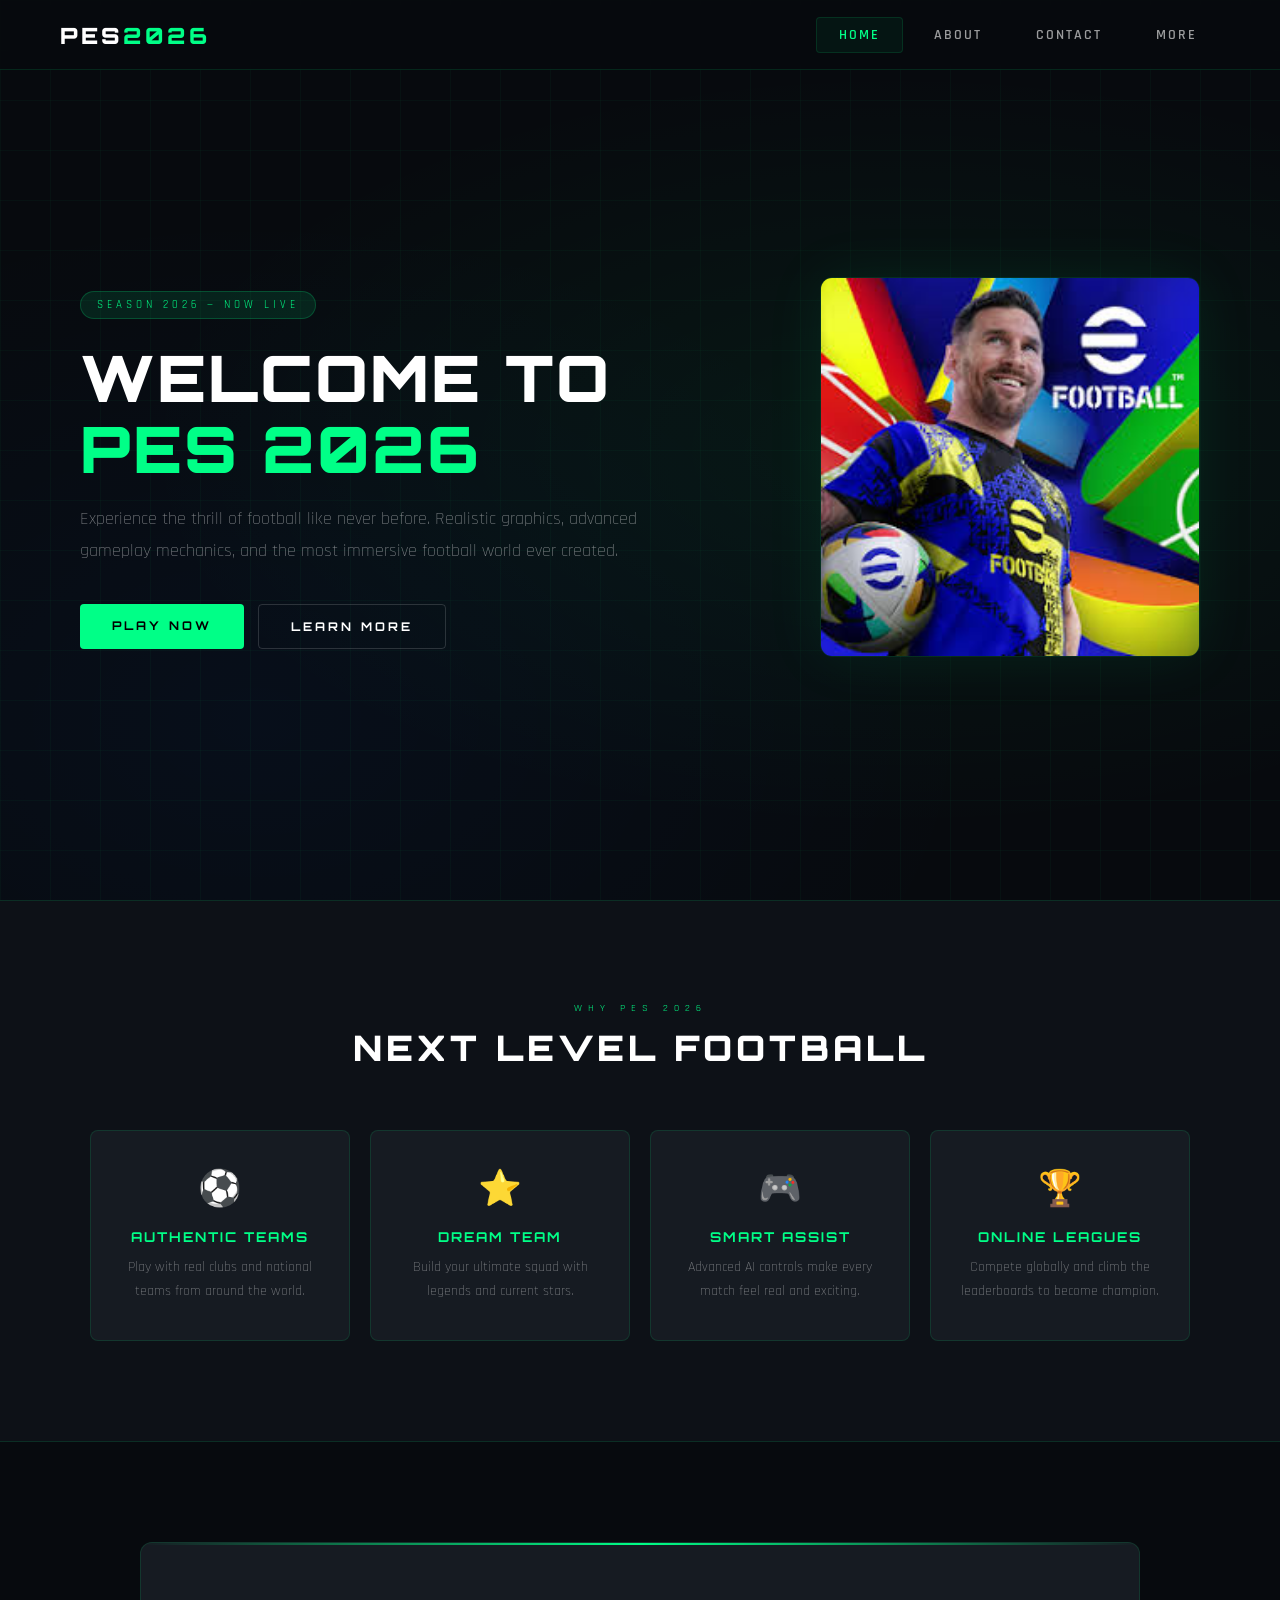
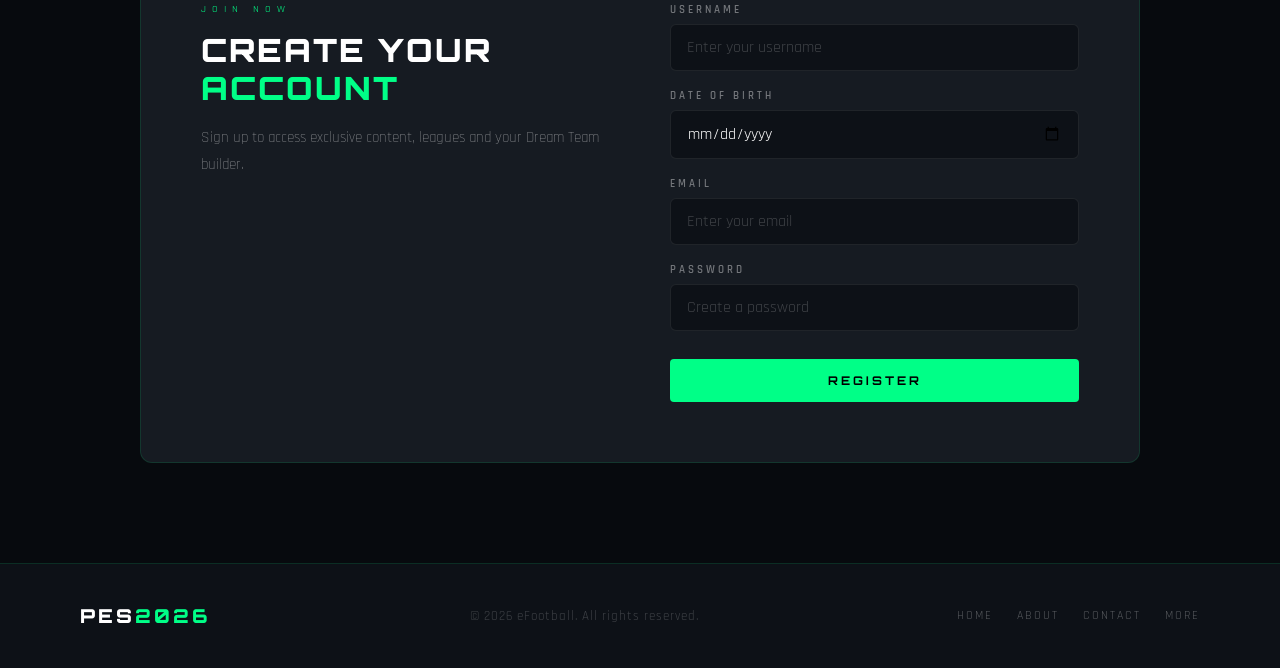
<file: index.html>
<!DOCTYPE html>
<html lang="en">
<head>
  <link rel="icon" type="image/png" href="download.png">
  <meta charset="UTF-8">
  <meta name="viewport" content="width=device-width, initial-scale=1.0">
  <title>PES 2026 — Home</title>
  <link href="https://fonts.googleapis.com/css2?family=Orbitron:wght@400;700;900&family=Rajdhani:wght@300;400;600&display=swap" rel="stylesheet">
  <link rel="stylesheet" href="style.css">
</head>
<body>

  <!-- NAVBAR -->
  <nav class="navbar">
    <div class="nav-logo">PES<span>2026</span></div>
    <ul>
      <li><a href="index.html" class="active">Home</a></li>
      <li><a href="about.html">About</a></li>
      <li><a href="contect.html">Contact</a></li>
      <li><a href="plus.html">More</a></li>
    </ul>
  </nav>

  <!-- HERO -->
  <section class="hero">
    <div class="hero-bg"></div>
    <div class="hero-content">
      <span class="hero-tag">Season 2026 — Now Live</span>
      <h1>WELCOME TO<br><span>PES 2026</span></h1>
      <p>Experience the thrill of football like never before. Realistic graphics, advanced gameplay mechanics, and the most immersive football world ever created.</p>
      <div class="hero-btns">
        <a href="about.html" class="btn-primary">Play Now</a>
        <a href="plus.html" class="btn-secondary">Learn More</a>
      </div>
    </div>
    <div class="hero-img">
      <img src="download.png" alt="eFootball">
    </div>
  </section>

  <!-- FEATURES -->
  <section class="features">
    <div class="section-title">
      <span>Why PES 2026</span>
      <h2>NEXT LEVEL FOOTBALL</h2>
    </div>
    <div class="features-grid">
      <div class="feature-card">
        <div class="f-icon">⚽</div>
        <h3>Authentic Teams</h3>
        <p>Play with real clubs and national teams from around the world.</p>
      </div>
      <div class="feature-card">
        <div class="f-icon">⭐</div>
        <h3>Dream Team</h3>
        <p>Build your ultimate squad with legends and current stars.</p>
      </div>
      <div class="feature-card">
        <div class="f-icon">🎮</div>
        <h3>Smart Assist</h3>
        <p>Advanced AI controls make every match feel real and exciting.</p>
      </div>
      <div class="feature-card">
        <div class="f-icon">🏆</div>
        <h3>Online Leagues</h3>
        <p>Compete globally and climb the leaderboards to become champion.</p>
      </div>
    </div>
  </section>

  <!-- REGISTER FORM -->
  <section class="register">
    <div class="register-box">
      <div class="reg-left">
        <span class="reg-tag">Join Now</span>
        <h2>CREATE YOUR<br><span>ACCOUNT</span></h2>
        <p>Sign up to access exclusive content, leagues and your Dream Team builder.</p>
      </div>
      <div class="reg-right">
        <div class="form-group">
          <label>Username</label>
          <input type="text" placeholder="Enter your username" autocomplete="off">
        </div>
        <div class="form-group">
          <label>Date of Birth</label>
          <input type="date" autocomplete="off">
        </div>
        <div class="form-group">
          <label>Email</label>
          <input type="email" placeholder="Enter your email" autocomplete="off">
        </div>
        <div class="form-group">
          <label>Password</label>
          <input type="password" placeholder="Create a password" autocomplete="off">
        </div>
        <button class="btn-primary" style="width:100%; margin-top:10px;">Register</button>
      </div>
    </div>
  </section>

  <!-- FOOTER -->
  <footer>
    <div class="footer-logo">PES<span>2026</span></div>
    <p>© 2026 eFootball. All rights reserved.</p>
    <div class="footer-links">
      <a href="home.html">Home</a>
      <a href="about.html">About</a>
      <a href="contect.html">Contact</a>
      <a href="plus.html">More</a>
    </div>
  </footer>

</body>
</html>
</file>
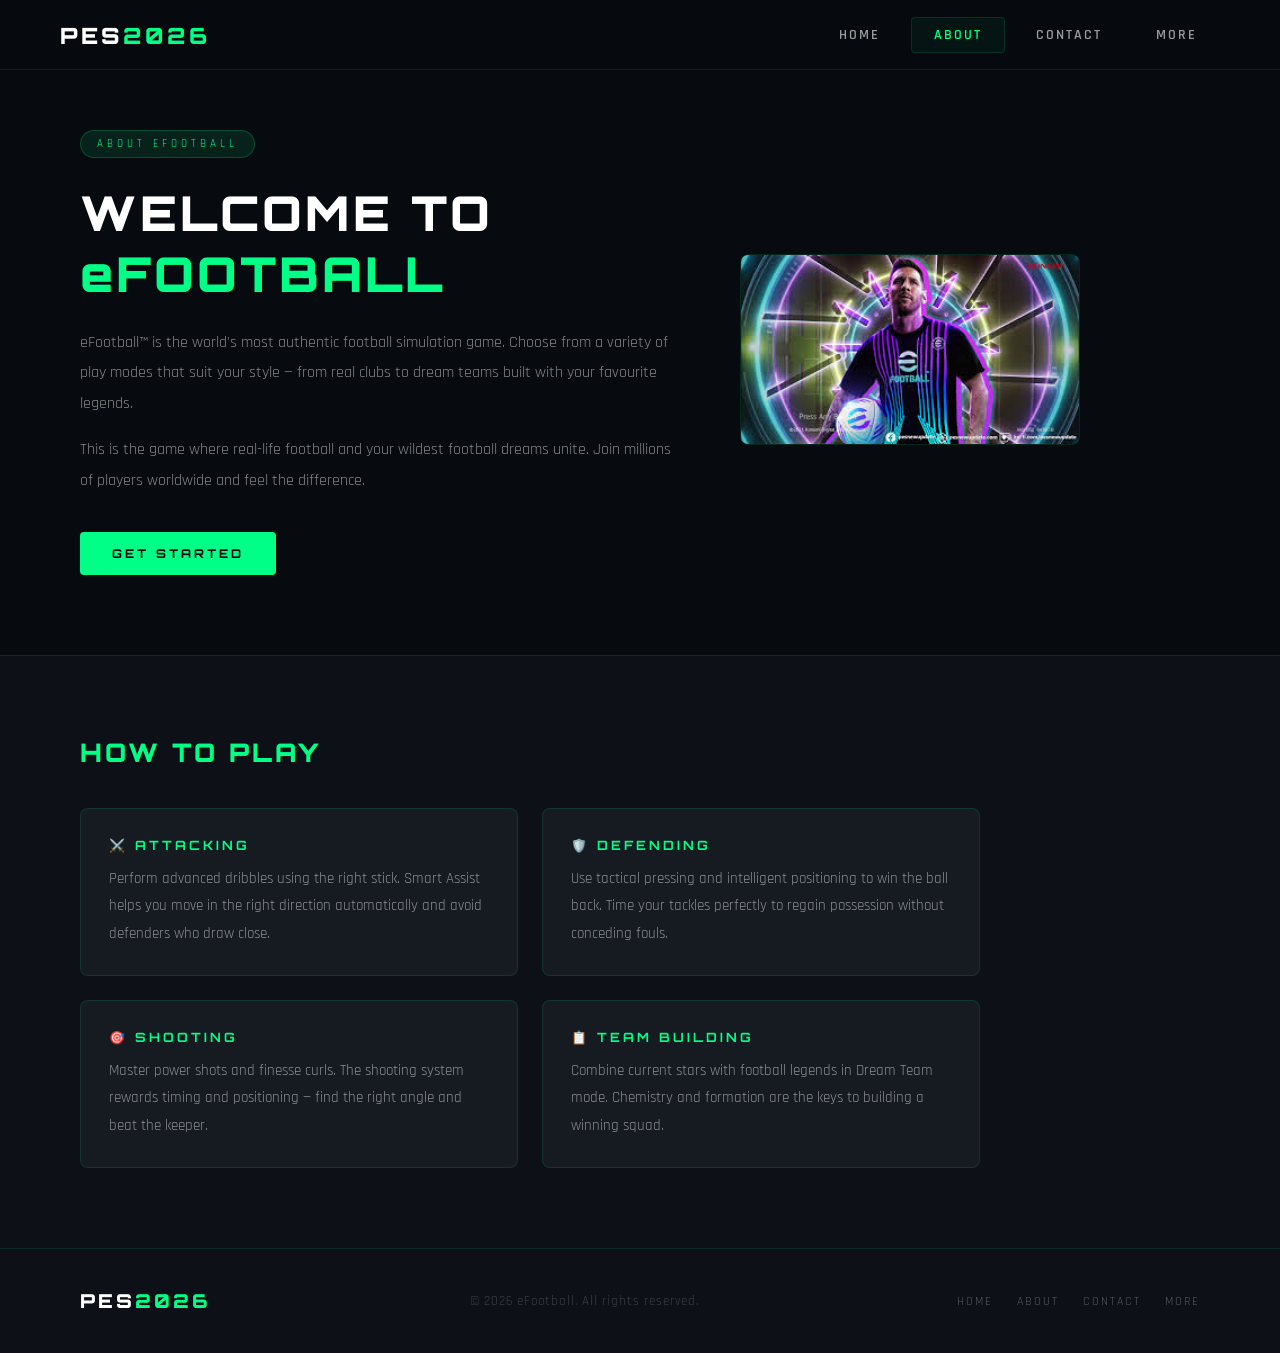
<file: about.html>
<!DOCTYPE html>
<html lang="en">
<head>
  <link rel="icon" type="image/png" href="download.png">
  <meta charset="UTF-8">
  <meta name="viewport" content="width=device-width, initial-scale=1.0">
  <title>PES 2026 — About</title>
  <link href="https://fonts.googleapis.com/css2?family=Orbitron:wght@400;700;900&family=Rajdhani:wght@300;400;600&display=swap" rel="stylesheet">
  <link rel="stylesheet" href="style.css">
</head>
<body>

  <nav class="navbar">
    <div class="nav-logo">PES<span>2026</span></div>
    <ul>
      <li><a href="index.html">Home</a></li>
      <li><a href="about.html" class="active">About</a></li>
      <li><a href="contect.html">Contact</a></li>
      <li><a href="plus.html">More</a></li>
    </ul>
  </nav>

  <!-- ABOUT HERO -->
  <section class="about-hero">
    <div class="about-text">
      <span class="hero-tag">About eFootball</span>
      <h1>WELCOME TO<br><span>eFOOTBALL</span></h1>
      <p>eFootball™ is the world's most authentic football simulation game. Choose from a variety of play modes that suit your style — from real clubs to dream teams built with your favourite legends.</p>
      <p>This is the game where real-life football and your wildest football dreams unite. Join millions of players worldwide and feel the difference.</p>
      <a href="home.html" class="btn-primary" style="margin-top:20px; display:inline-block;">Get Started</a>
    </div>
    <div class="about-img">
      <img src="download11.png" alt="eFootball">
    </div>
  </section>

  <!-- GUIDE -->
  <section class="guide-section">
    <h2>HOW TO PLAY</h2>
    <div class="guide-grid">
      <div class="guide-item">
        <h3>⚔️ Attacking</h3>
        <p>Perform advanced dribbles using the right stick. Smart Assist helps you move in the right direction automatically and avoid defenders who draw close.</p>
      </div>
      <div class="guide-item">
        <h3>🛡️ Defending</h3>
        <p>Use tactical pressing and intelligent positioning to win the ball back. Time your tackles perfectly to regain possession without conceding fouls.</p>
      </div>
      <div class="guide-item">
        <h3>🎯 Shooting</h3>
        <p>Master power shots and finesse curls. The shooting system rewards timing and positioning — find the right angle and beat the keeper.</p>
      </div>
      <div class="guide-item">
        <h3>📋 Team Building</h3>
        <p>Combine current stars with football legends in Dream Team mode. Chemistry and formation are the keys to building a winning squad.</p>
      </div>
    </div>
  </section>

  <footer>
    <div class="footer-logo">PES<span>2026</span></div>
    <p>© 2026 eFootball. All rights reserved.</p>
    <div class="footer-links">
      <a href="home.html">Home</a>
      <a href="about.html">About</a>
      <a href="contect.html">Contact</a>
      <a href="plus.html">More</a>
    </div>
  </footer>

</body>
</html>
</file>
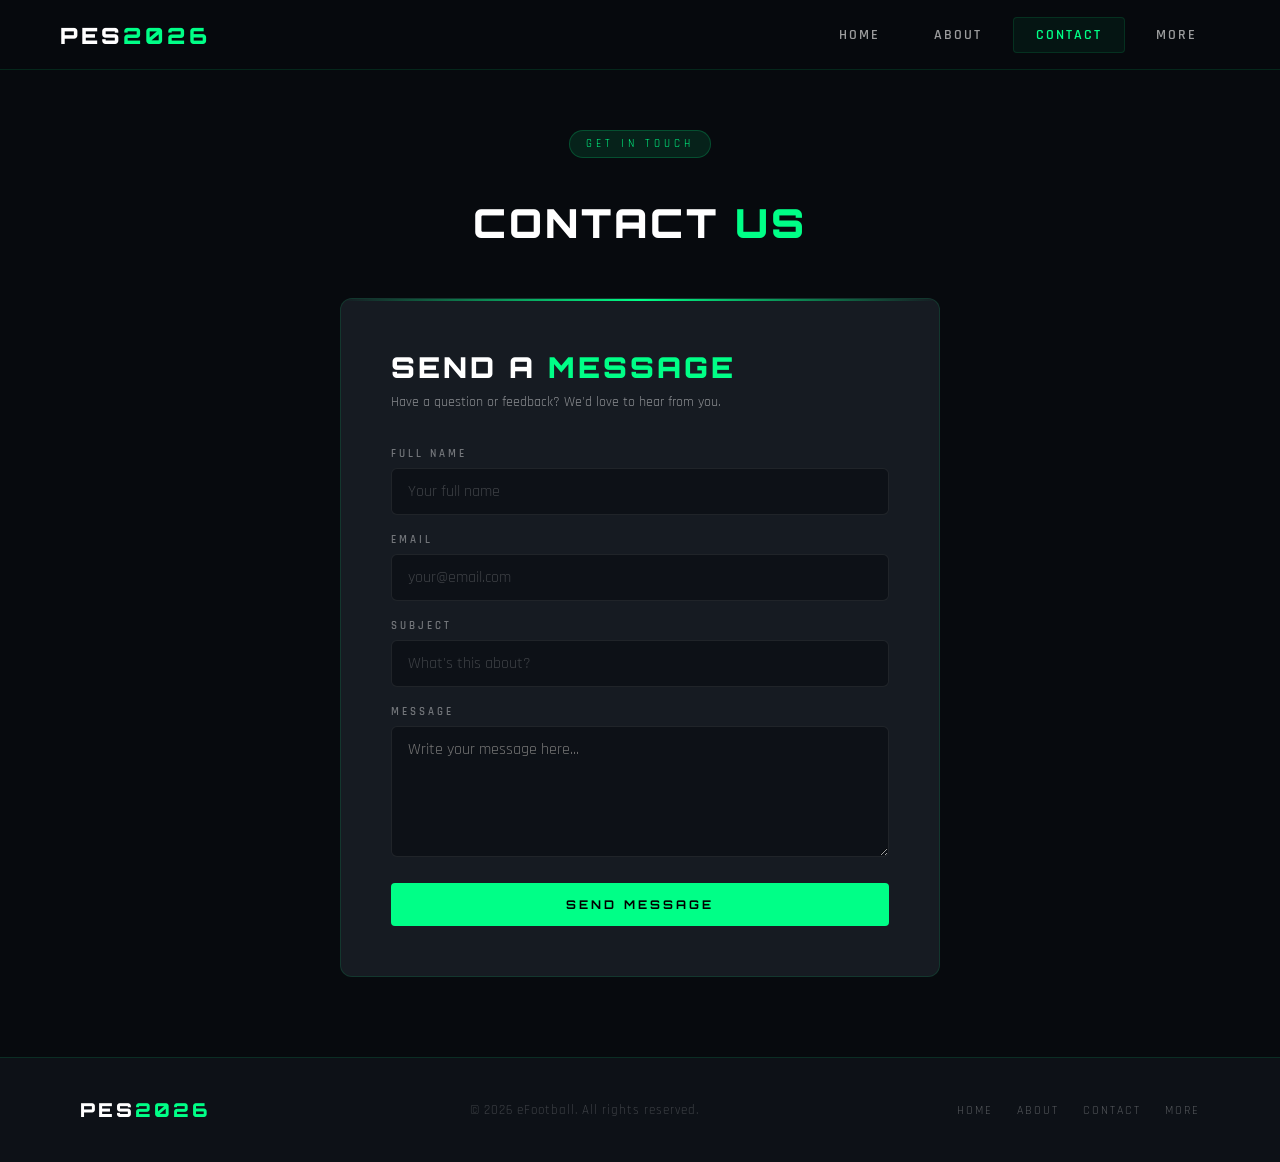
<file: contect.html>
<!DOCTYPE html>
<html lang="en">
<head>
  <link rel="icon" type="image/png" href="download.png">
  <meta charset="UTF-8">
  <meta name="viewport" content="width=device-width, initial-scale=1.0">
  <title>PES 2026 — Contact</title>
  <link href="https://fonts.googleapis.com/css2?family=Orbitron:wght@400;700;900&family=Rajdhani:wght@300;400;600&display=swap" rel="stylesheet">
  <link rel="stylesheet" href="style.css">
</head>
<body>

  <nav class="navbar">
    <div class="nav-logo">PES<span>2026</span></div>
    <ul>
      <li><a href="index.html">Home</a></li>
      <li><a href="about.html">About</a></li>
      <li><a href="contect.html" class="active">Contact</a></li>
      <li><a href="plus.html">More</a></li>
    </ul>
  </nav>

  <section class="contact-section">
    <div style="text-align:center; margin-bottom:50px;">
      <span class="hero-tag">Get In Touch</span>
      <h1 style="font-family:'Orbitron',sans-serif; font-size:2.5rem; font-weight:900; letter-spacing:3px; margin-top:16px;">CONTACT <span style="color:var(--green)">US</span></h1>
    </div>

    <div class="contact-box">
      <h1>SEND A <span>MESSAGE</span></h1>
      <p class="sub">Have a question or feedback? We'd love to hear from you.</p>

      <div class="form-group">
        <label>Full Name</label>
        <input type="text" placeholder="Your full name" autocomplete="off">
      </div>
      <div class="form-group">
        <label>Email</label>
        <input type="email" placeholder="your@email.com" autocomplete="off">
      </div>
      <div class="form-group">
        <label>Subject</label>
        <input type="text" placeholder="What's this about?" autocomplete="off">
      </div>
      <div class="form-group">
        <label>Message</label>
        <textarea placeholder="Write your message here..." rows="5"
          style="background:var(--dark2); border:1px solid rgba(255,255,255,0.08); border-radius:6px; padding:12px 16px; color:#fff; font-family:'Rajdhani',sans-serif; font-size:1rem; outline:none; resize:vertical; width:100%; transition:border-color 0.25s;"
          onfocus="this.style.borderColor='var(--green)'"
          onblur="this.style.borderColor='rgba(255,255,255,0.08)'"></textarea>
      </div>
      <button class="btn-primary" style="width:100%; margin-top:8px;">Send Message</button>
    </div>
  </section>

  <footer>
    <div class="footer-logo">PES<span>2026</span></div>
    <p>© 2026 eFootball. All rights reserved.</p>
    <div class="footer-links">
      <a href="home.html">Home</a>
      <a href="about.html">About</a>
      <a href="contect.html">Contact</a>
      <a href="plus.html">More</a>
    </div>
  </footer>

</body>
</html>
</file>
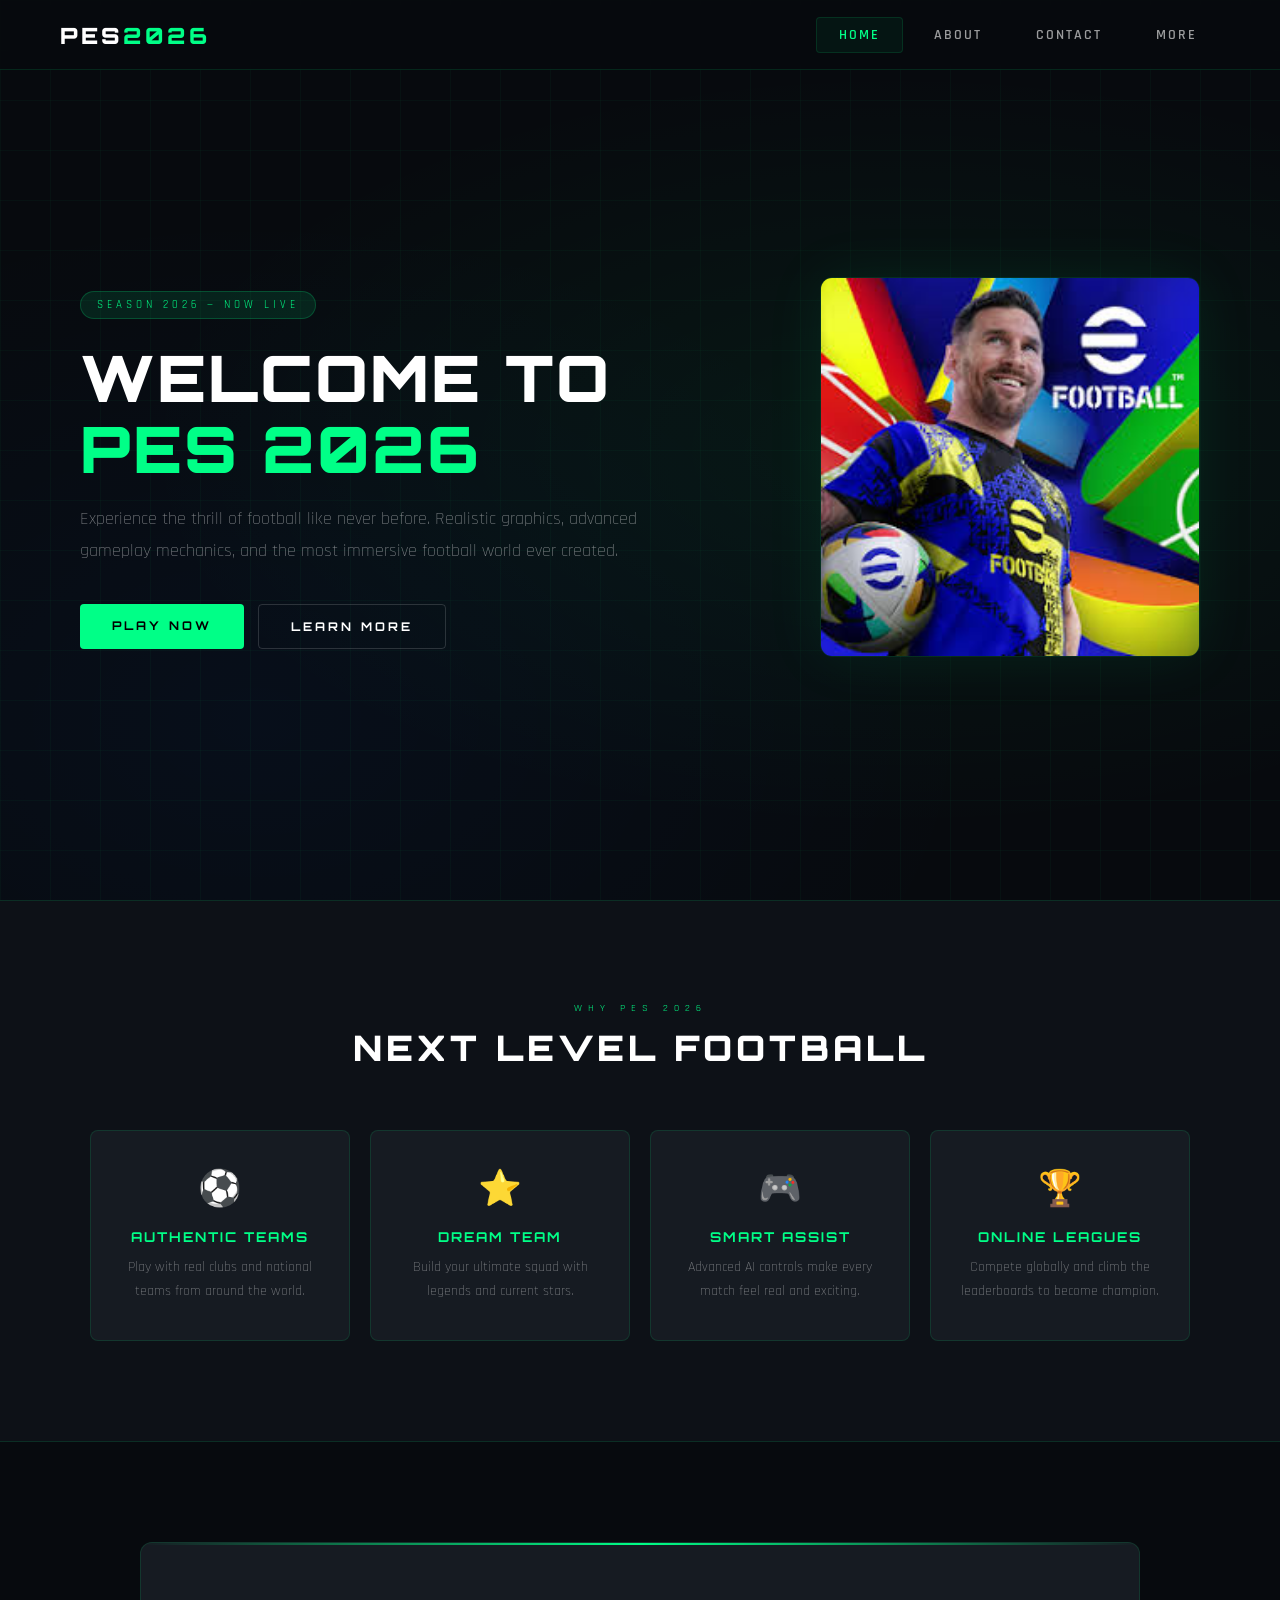
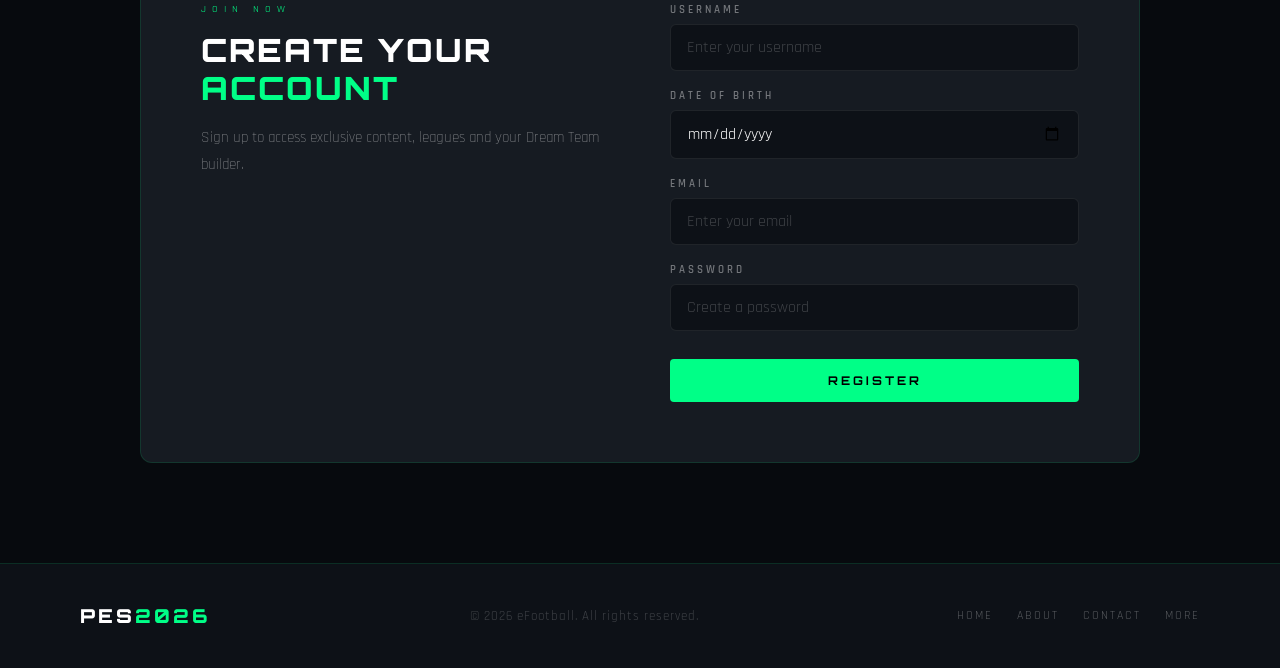
<file: home.html>
<!DOCTYPE html>
<html lang="en">
<head>
  <link rel="icon" type="image/png" href="download.png">
  <meta charset="UTF-8">
  <meta name="viewport" content="width=device-width, initial-scale=1.0">
  <title>PES 2026 — Home</title>
  <link href="https://fonts.googleapis.com/css2?family=Orbitron:wght@400;700;900&family=Rajdhani:wght@300;400;600&display=swap" rel="stylesheet">
  <link rel="stylesheet" href="style.css">
</head>
<body>

  <!-- NAVBAR -->
  <nav class="navbar">
    <div class="nav-logo">PES<span>2026</span></div>
    <ul>
      <li><a href="home.html" class="active">Home</a></li>
      <li><a href="about.html">About</a></li>
      <li><a href="contect.html">Contact</a></li>
      <li><a href="plus.html">More</a></li>
    </ul>
  </nav>

  <!-- HERO -->
  <section class="hero">
    <div class="hero-bg"></div>
    <div class="hero-content">
      <span class="hero-tag">Season 2026 — Now Live</span>
      <h1>WELCOME TO<br><span>PES 2026</span></h1>
      <p>Experience the thrill of football like never before. Realistic graphics, advanced gameplay mechanics, and the most immersive football world ever created.</p>
      <div class="hero-btns">
        <a href="about.html" class="btn-primary">Play Now</a>
        <a href="plus.html" class="btn-secondary">Learn More</a>
      </div>
    </div>
    <div class="hero-img">
      <img src="download.png" alt="eFootball">
    </div>
  </section>

  <!-- FEATURES -->
  <section class="features">
    <div class="section-title">
      <span>Why PES 2026</span>
      <h2>NEXT LEVEL FOOTBALL</h2>
    </div>
    <div class="features-grid">
      <div class="feature-card">
        <div class="f-icon">⚽</div>
        <h3>Authentic Teams</h3>
        <p>Play with real clubs and national teams from around the world.</p>
      </div>
      <div class="feature-card">
        <div class="f-icon">⭐</div>
        <h3>Dream Team</h3>
        <p>Build your ultimate squad with legends and current stars.</p>
      </div>
      <div class="feature-card">
        <div class="f-icon">🎮</div>
        <h3>Smart Assist</h3>
        <p>Advanced AI controls make every match feel real and exciting.</p>
      </div>
      <div class="feature-card">
        <div class="f-icon">🏆</div>
        <h3>Online Leagues</h3>
        <p>Compete globally and climb the leaderboards to become champion.</p>
      </div>
    </div>
  </section>

  <!-- REGISTER FORM -->
  <section class="register">
    <div class="register-box">
      <div class="reg-left">
        <span class="reg-tag">Join Now</span>
        <h2>CREATE YOUR<br><span>ACCOUNT</span></h2>
        <p>Sign up to access exclusive content, leagues and your Dream Team builder.</p>
      </div>
      <div class="reg-right">
        <div class="form-group">
          <label>Username</label>
          <input type="text" placeholder="Enter your username" autocomplete="off">
        </div>
        <div class="form-group">
          <label>Date of Birth</label>
          <input type="date" autocomplete="off">
        </div>
        <div class="form-group">
          <label>Email</label>
          <input type="email" placeholder="Enter your email" autocomplete="off">
        </div>
        <div class="form-group">
          <label>Password</label>
          <input type="password" placeholder="Create a password" autocomplete="off">
        </div>
        <button class="btn-primary" style="width:100%; margin-top:10px;">Register</button>
      </div>
    </div>
  </section>

  <!-- FOOTER -->
  <footer>
    <div class="footer-logo">PES<span>2026</span></div>
    <p>© 2026 eFootball. All rights reserved.</p>
    <div class="footer-links">
      <a href="home.html">Home</a>
      <a href="about.html">About</a>
      <a href="contect.html">Contact</a>
      <a href="plus.html">More</a>
    </div>
  </footer>

</body>
</html>
</file>
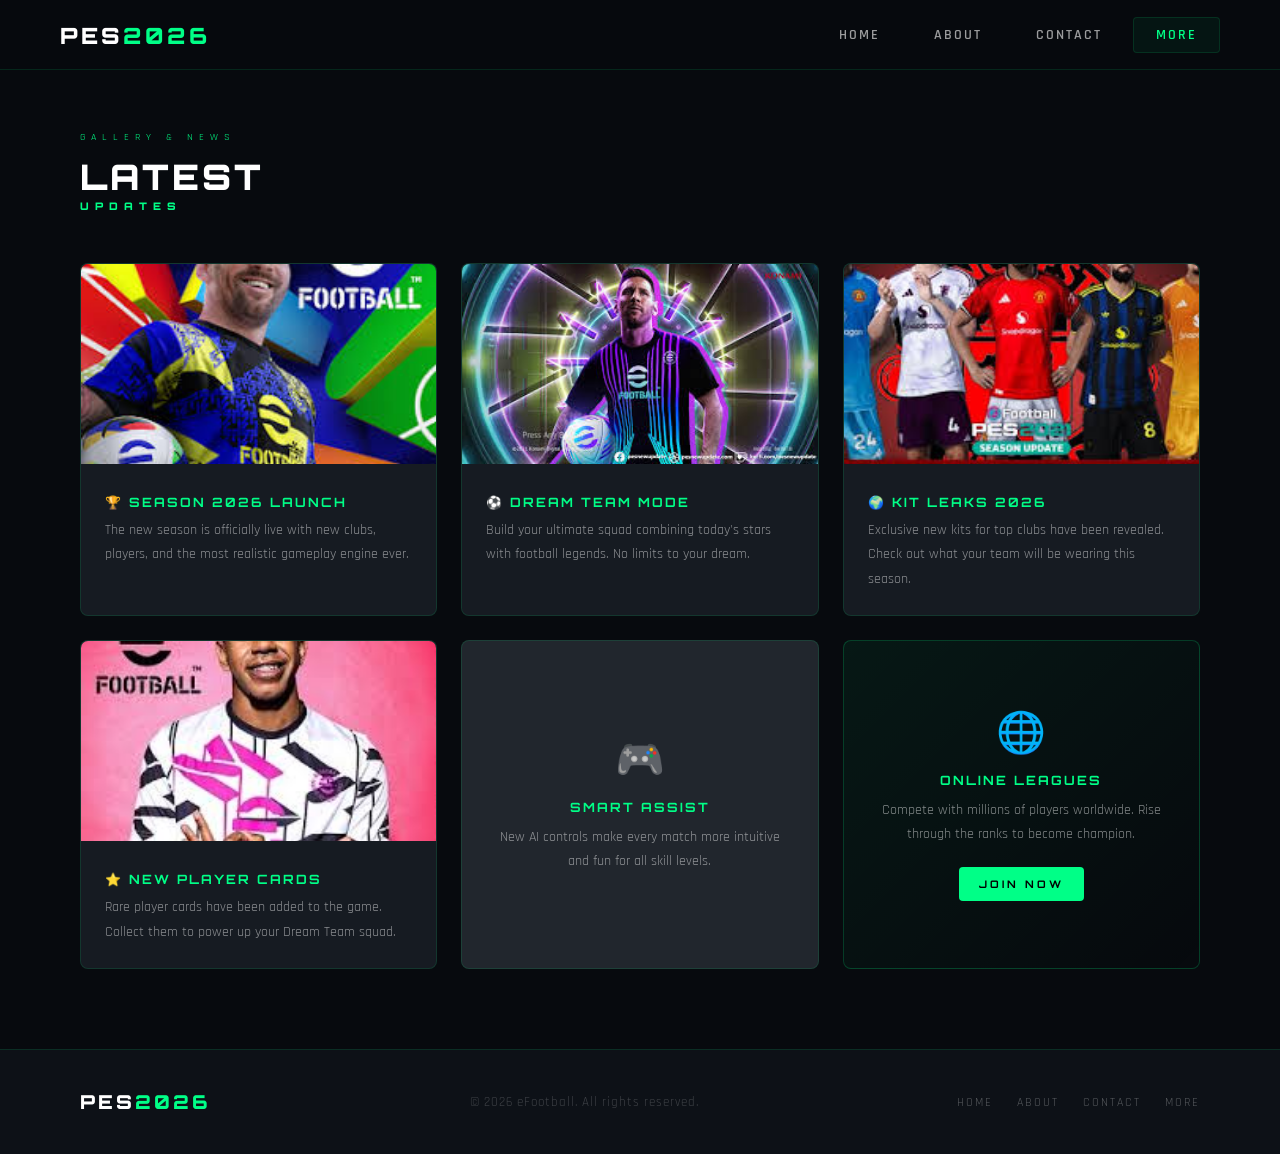
<file: plus.html>
<!DOCTYPE html>
<html lang="en">
<head>
  <link rel="icon" type="image/png" href="download.png">
  <meta charset="UTF-8">
  <meta name="viewport" content="width=device-width, initial-scale=1.0">
  <title>PES 2026 — More</title>
  <link href="https://fonts.googleapis.com/css2?family=Orbitron:wght@400;700;900&family=Rajdhani:wght@300;400;600&display=swap" rel="stylesheet">
  <link rel="stylesheet" href="style.css">
</head>
<body>

  <nav class="navbar">
    <div class="nav-logo">PES<span>2026</span></div>
    <ul>
      <li><a href="index.html">Home</a></li>
      <li><a href="about.html">About</a></li>
      <li><a href="contect.html">Contact</a></li>
      <li><a href="plus.html" class="active">More</a></li>
    </ul>
  </nav>

  <section class="plus-section">
    <div class="section-title" style="text-align:left; margin-bottom:0;">
      <span>Gallery & News</span>
      <h2 style="font-family:'Orbitron',sans-serif; font-size:2.2rem; font-weight:900; letter-spacing:3px; margin-top:10px;">LATEST <span style="color:var(--green)">UPDATES</span></h2>
    </div>

    <div class="plus-grid">
      <div class="plus-card">
        <img src="download.png" alt="eFootball Cover">
        <div class="plus-card-body">
          <h3>🏆 Season 2026 Launch</h3>
          <p>The new season is officially live with new clubs, players, and the most realistic gameplay engine ever.</p>
        </div>
      </div>
      <div class="plus-card">
        <img src="download11.png" alt="eFootball Gameplay">
        <div class="plus-card-body">
          <h3>⚽ Dream Team Mode</h3>
          <p>Build your ultimate squad combining today's stars with football legends. No limits to your dream.</p>
        </div>
      </div>
      <div class="plus-card">
        <img src="images.png" alt="Teams">
        <div class="plus-card-body">
          <h3>🌍 Kit Leaks 2026</h3>
          <p>Exclusive new kits for top clubs have been revealed. Check out what your team will be wearing this season.</p>
        </div>
      </div>
      <div class="plus-card">
        <img src="image.png" alt="Player">
        <div class="plus-card-body">
          <h3>⭐ New Player Cards</h3>
          <p>Rare player cards have been added to the game. Collect them to power up your Dream Team squad.</p>
        </div>
      </div>
      <div class="plus-card" style="background:var(--dark4); display:flex; align-items:center; justify-content:center; min-height:280px;">
        <div style="text-align:center; padding:30px;">
          <div style="font-size:2.5rem; margin-bottom:12px;">🎮</div>
          <h3 style="font-family:'Orbitron',sans-serif; font-size:0.8rem; color:var(--green); letter-spacing:2px; margin-bottom:10px;">SMART ASSIST</h3>
          <p style="color:var(--muted); font-size:0.9rem; line-height:1.7;">New AI controls make every match more intuitive and fun for all skill levels.</p>
        </div>
      </div>
      <div class="plus-card" style="background:linear-gradient(135deg, rgba(0,255,135,0.06), rgba(0,0,0,0)); display:flex; align-items:center; justify-content:center; min-height:280px; border-color:rgba(0,255,135,0.2);">
        <div style="text-align:center; padding:30px;">
          <div style="font-size:2.5rem; margin-bottom:12px;">🌐</div>
          <h3 style="font-family:'Orbitron',sans-serif; font-size:0.8rem; color:var(--green); letter-spacing:2px; margin-bottom:10px;">ONLINE LEAGUES</h3>
          <p style="color:var(--muted); font-size:0.9rem; line-height:1.7;">Compete with millions of players worldwide. Rise through the ranks to become champion.</p>
          <a href="contect.html" class="btn-primary" style="margin-top:20px; font-size:0.65rem; padding:10px 20px;">Join Now</a>
        </div>
      </div>
    </div>
  </section>

  <footer>
    <div class="footer-logo">PES<span>2026</span></div>
    <p>© 2026 eFootball. All rights reserved.</p>
    <div class="footer-links">
      <a href="home.html">Home</a>
      <a href="about.html">About</a>
      <a href="contect.html">Contact</a>
      <a href="plus.html">More</a>
    </div>
  </footer>

</body>
</html>
</file>
<file: style.css>
/* ===== VARIABLES ===== */
:root {
  --green: #00FF87;
  --green-dark: #00c96a;
  --dark: #070a0e;
  --dark2: #0d1117;
  --dark3: #161b22;
  --dark4: #21262d;
  --white: #ffffff;
  --muted: rgba(255,255,255,0.5);
  --border: rgba(0,255,135,0.12);
}

/* ===== RESET ===== */
* { margin: 0; padding: 0; box-sizing: border-box; }

html { scroll-behavior: smooth; }

body {
  background: var(--dark);
  color: var(--white);
  font-family: 'Rajdhani', sans-serif;
  overflow-x: hidden;
}

/* ===== NAVBAR ===== */
.navbar {
  position: fixed;
  top: 0; left: 0; right: 0;
  z-index: 1000;
  display: flex;
  align-items: center;
  justify-content: space-between;
  padding: 0 60px;
  height: 70px;
  background: rgba(7,10,14,0.92);
  backdrop-filter: blur(12px);
  border-bottom: 1px solid var(--border);
}

.nav-logo {
  font-family: 'Orbitron', sans-serif;
  font-size: 1.4rem;
  font-weight: 900;
  color: var(--white);
  letter-spacing: 3px;
}

.nav-logo span { color: var(--green); }

.navbar ul {
  list-style: none;
  display: flex;
  gap: 8px;
}

.navbar a {
  display: block;
  padding: 8px 22px;
  text-decoration: none;
  color: rgba(255,255,255,0.6);
  font-size: 0.85rem;
  letter-spacing: 2px;
  text-transform: uppercase;
  font-weight: 600;
  border-radius: 4px;
  transition: all 0.25s ease;
  border: 1px solid transparent;
}

.navbar a:hover,
.navbar a.active {
  color: var(--green);
  border-color: var(--border);
  background: rgba(0,255,135,0.05);
}

/* ===== HERO ===== */
.hero {
  min-height: 100vh;
  display: flex;
  align-items: center;
  justify-content: space-between;
  padding: 100px 80px 60px;
  position: relative;
  overflow: hidden;
}

.hero-bg {
  position: absolute; inset: 0;
  background:
    radial-gradient(ellipse at 70% 50%, rgba(0,255,135,0.06) 0%, transparent 60%),
    radial-gradient(ellipse at 20% 80%, rgba(0,100,255,0.05) 0%, transparent 50%);
  pointer-events: none;
}

.hero-bg::before {
  content: '';
  position: absolute; inset: 0;
  background-image:
    linear-gradient(rgba(0,255,135,0.03) 1px, transparent 1px),
    linear-gradient(90deg, rgba(0,255,135,0.03) 1px, transparent 1px);
  background-size: 50px 50px;
}

.hero-content {
  max-width: 600px;
  position: relative; z-index: 2;
  animation: fadeUp 0.8s ease both;
}

.hero-tag {
  display: inline-block;
  background: rgba(0,255,135,0.1);
  border: 1px solid rgba(0,255,135,0.2);
  color: var(--green);
  font-size: 0.7rem;
  letter-spacing: 4px;
  text-transform: uppercase;
  padding: 6px 16px;
  border-radius: 20px;
  margin-bottom: 24px;
}

.hero-content h1 {
  font-family: 'Orbitron', sans-serif;
  font-size: 4rem;
  font-weight: 900;
  line-height: 1.1;
  margin-bottom: 20px;
  letter-spacing: 2px;
}

.hero-content h1 span { color: var(--green); }

.hero-content p {
  font-size: 1.1rem;
  color: var(--muted);
  line-height: 1.8;
  margin-bottom: 36px;
  font-weight: 300;
}

.hero-btns { display: flex; gap: 14px; }

.hero-img {
  position: relative; z-index: 2;
  animation: fadeIn 1s ease 0.3s both;
}

.hero-img img {
  width: 380px;
  border-radius: 12px;
  border: 1px solid var(--border);
  box-shadow: 0 0 60px rgba(0,255,135,0.08);
}

/* ===== BUTTONS ===== */
.btn-primary {
  display: inline-block;
  background: var(--green);
  color: #000;
  font-family: 'Orbitron', sans-serif;
  font-size: 0.75rem;
  font-weight: 700;
  letter-spacing: 3px;
  text-transform: uppercase;
  padding: 14px 32px;
  border-radius: 4px;
  text-decoration: none;
  border: none;
  cursor: pointer;
  transition: all 0.25s ease;
}

.btn-primary:hover {
  background: var(--green-dark);
  transform: translateY(-2px);
  box-shadow: 0 8px 24px rgba(0,255,135,0.25);
}

.btn-secondary {
  display: inline-block;
  background: transparent;
  color: var(--white);
  font-family: 'Orbitron', sans-serif;
  font-size: 0.75rem;
  font-weight: 700;
  letter-spacing: 3px;
  text-transform: uppercase;
  padding: 14px 32px;
  border-radius: 4px;
  text-decoration: none;
  border: 1px solid rgba(255,255,255,0.15);
  cursor: pointer;
  transition: all 0.25s ease;
}

.btn-secondary:hover {
  border-color: var(--green);
  color: var(--green);
}

/* ===== FEATURES ===== */
.features {
  padding: 100px 80px;
  background: var(--dark2);
  border-top: 1px solid var(--border);
  border-bottom: 1px solid var(--border);
}

.section-title {
  text-align: center;
  margin-bottom: 60px;
}

.section-title span {
  font-size: 0.65rem;
  letter-spacing: 6px;
  color: var(--green);
  text-transform: uppercase;
  display: block;
  margin-bottom: 10px;
}

.section-title h2 {
  font-family: 'Orbitron', sans-serif;
  font-size: 2.2rem;
  font-weight: 900;
  letter-spacing: 4px;
  color: var(--white);
}

.features-grid {
  display: grid;
  grid-template-columns: repeat(4, 1fr);
  gap: 20px;
  max-width: 1100px;
  margin: 0 auto;
}

.feature-card {
  background: var(--dark3);
  border: 1px solid var(--border);
  border-radius: 8px;
  padding: 36px 24px;
  text-align: center;
  transition: all 0.3s ease;
  position: relative;
  overflow: hidden;
}

.feature-card::before {
  content: '';
  position: absolute; top: 0; left: 0; right: 0; height: 2px;
  background: linear-gradient(90deg, transparent, var(--green), transparent);
  opacity: 0;
  transition: opacity 0.3s;
}

.feature-card:hover {
  border-color: rgba(0,255,135,0.25);
  transform: translateY(-4px);
  background: var(--dark4);
}

.feature-card:hover::before { opacity: 1; }

.f-icon {
  font-size: 2.2rem;
  margin-bottom: 16px;
}

.feature-card h3 {
  font-family: 'Orbitron', sans-serif;
  font-size: 0.85rem;
  font-weight: 700;
  letter-spacing: 2px;
  color: var(--green);
  margin-bottom: 10px;
  text-transform: uppercase;
}

.feature-card p {
  font-size: 0.9rem;
  color: var(--muted);
  line-height: 1.7;
  font-weight: 300;
}

/* ===== REGISTER ===== */
.register {
  padding: 100px 80px;
}

.register-box {
  max-width: 1000px;
  margin: 0 auto;
  display: grid;
  grid-template-columns: 1fr 1fr;
  gap: 60px;
  background: var(--dark3);
  border: 1px solid var(--border);
  border-radius: 12px;
  padding: 60px;
  position: relative;
  overflow: hidden;
}

.register-box::before {
  content: '';
  position: absolute; top: 0; left: 0; right: 0; height: 2px;
  background: linear-gradient(90deg, transparent, var(--green), transparent);
}

.reg-tag {
  font-size: 0.6rem;
  letter-spacing: 6px;
  color: var(--green);
  text-transform: uppercase;
  display: block;
  margin-bottom: 16px;
}

.reg-left h2 {
  font-family: 'Orbitron', sans-serif;
  font-size: 2rem;
  font-weight: 900;
  line-height: 1.2;
  margin-bottom: 16px;
  letter-spacing: 2px;
}

.reg-left h2 span { color: var(--green); }

.reg-left p {
  font-size: 0.95rem;
  color: var(--muted);
  line-height: 1.8;
  font-weight: 300;
}

.form-group {
  display: flex;
  flex-direction: column;
  gap: 7px;
  margin-bottom: 18px;
}

.form-group label {
  font-size: 0.7rem;
  letter-spacing: 3px;
  color: rgba(255,255,255,0.4);
  text-transform: uppercase;
  font-weight: 600;
}

.form-group input {
  background: var(--dark2);
  border: 1px solid rgba(255,255,255,0.08);
  border-radius: 6px;
  padding: 12px 16px;
  color: var(--white);
  font-family: 'Rajdhani', sans-serif;
  font-size: 1rem;
  outline: none;
  transition: border-color 0.25s;
}

.form-group input:focus {
  border-color: var(--green);
  box-shadow: 0 0 0 3px rgba(0,255,135,0.06);
}

.form-group input::placeholder { color: rgba(255,255,255,0.2); }

/* ===== FOOTER ===== */
footer {
  background: var(--dark2);
  border-top: 1px solid var(--border);
  padding: 40px 80px;
  display: flex;
  align-items: center;
  justify-content: space-between;
}

.footer-logo {
  font-family: 'Orbitron', sans-serif;
  font-size: 1.2rem;
  font-weight: 900;
  letter-spacing: 3px;
}

.footer-logo span { color: var(--green); }

footer p {
  font-size: 0.8rem;
  color: rgba(255,255,255,0.2);
  letter-spacing: 1px;
}

.footer-links {
  display: flex;
  gap: 24px;
}

.footer-links a {
  font-size: 0.75rem;
  color: rgba(255,255,255,0.3);
  text-decoration: none;
  letter-spacing: 2px;
  text-transform: uppercase;
  transition: color 0.2s;
}

.footer-links a:hover { color: var(--green); }

/* ===== ANIMATIONS ===== */
@keyframes fadeUp {
  from { opacity: 0; transform: translateY(30px); }
  to { opacity: 1; transform: translateY(0); }
}

@keyframes fadeIn {
  from { opacity: 0; }
  to { opacity: 1; }
}

/* ===== ABOUT PAGE ===== */
.about-hero {
  padding: 130px 80px 80px;
  min-height: 60vh;
  display: flex;
  align-items: center;
  gap: 60px;
  position: relative;
}

.about-text { max-width: 600px; }

.about-text h1 {
  font-family: 'Orbitron', sans-serif;
  font-size: 3rem;
  font-weight: 900;
  margin-bottom: 24px;
  letter-spacing: 3px;
}

.about-text h1 span { color: var(--green); }

.about-text p {
  font-size: 1rem;
  color: var(--muted);
  line-height: 1.9;
  margin-bottom: 16px;
}

.about-img img {
  width: 340px;
  border-radius: 8px;
  border: 1px solid var(--border);
}

.guide-section {
  padding: 80px;
  background: var(--dark2);
  border-top: 1px solid var(--border);
}

.guide-section h2 {
  font-family: 'Orbitron', sans-serif;
  font-size: 1.6rem;
  font-weight: 900;
  letter-spacing: 3px;
  margin-bottom: 40px;
  color: var(--green);
}

.guide-grid {
  display: grid;
  grid-template-columns: repeat(2, 1fr);
  gap: 24px;
  max-width: 900px;
}

.guide-item {
  background: var(--dark3);
  border: 1px solid var(--border);
  border-radius: 8px;
  padding: 28px;
}

.guide-item h3 {
  font-family: 'Orbitron', sans-serif;
  font-size: 0.8rem;
  color: var(--green);
  letter-spacing: 3px;
  margin-bottom: 12px;
  text-transform: uppercase;
}

.guide-item p {
  font-size: 0.95rem;
  color: var(--muted);
  line-height: 1.8;
}

/* ===== CONTACT PAGE ===== */
.contact-section {
  padding: 130px 80px 80px;
  min-height: 100vh;
  display: flex;
  flex-direction: column;
  align-items: center;
}

.contact-box {
  max-width: 600px;
  width: 100%;
  background: var(--dark3);
  border: 1px solid var(--border);
  border-radius: 12px;
  padding: 50px;
  position: relative;
  overflow: hidden;
}

.contact-box::before {
  content: '';
  position: absolute; top: 0; left: 0; right: 0; height: 2px;
  background: linear-gradient(90deg, transparent, var(--green), transparent);
}

.contact-box h1 {
  font-family: 'Orbitron', sans-serif;
  font-size: 1.8rem;
  font-weight: 900;
  letter-spacing: 3px;
  margin-bottom: 8px;
}

.contact-box h1 span { color: var(--green); }

.contact-box .sub {
  font-size: 0.9rem;
  color: var(--muted);
  margin-bottom: 36px;
}

/* ===== PLUS PAGE ===== */
.plus-section {
  padding: 130px 80px 80px;
}

.plus-grid {
  display: grid;
  grid-template-columns: repeat(3, 1fr);
  gap: 24px;
  margin-top: 50px;
}

.plus-card {
  background: var(--dark3);
  border: 1px solid var(--border);
  border-radius: 8px;
  overflow: hidden;
  transition: all 0.3s ease;
}

.plus-card:hover {
  border-color: rgba(0,255,135,0.25);
  transform: translateY(-4px);
}

.plus-card img {
  width: 100%;
  height: 200px;
  object-fit: cover;
}

.plus-card-body { padding: 24px; }

.plus-card-body h3 {
  font-family: 'Orbitron', sans-serif;
  font-size: 0.8rem;
  color: var(--green);
  letter-spacing: 2px;
  margin-bottom: 8px;
  text-transform: uppercase;
}

.plus-card-body p {
  font-size: 0.9rem;
  color: var(--muted);
  line-height: 1.7;
}
</file>
